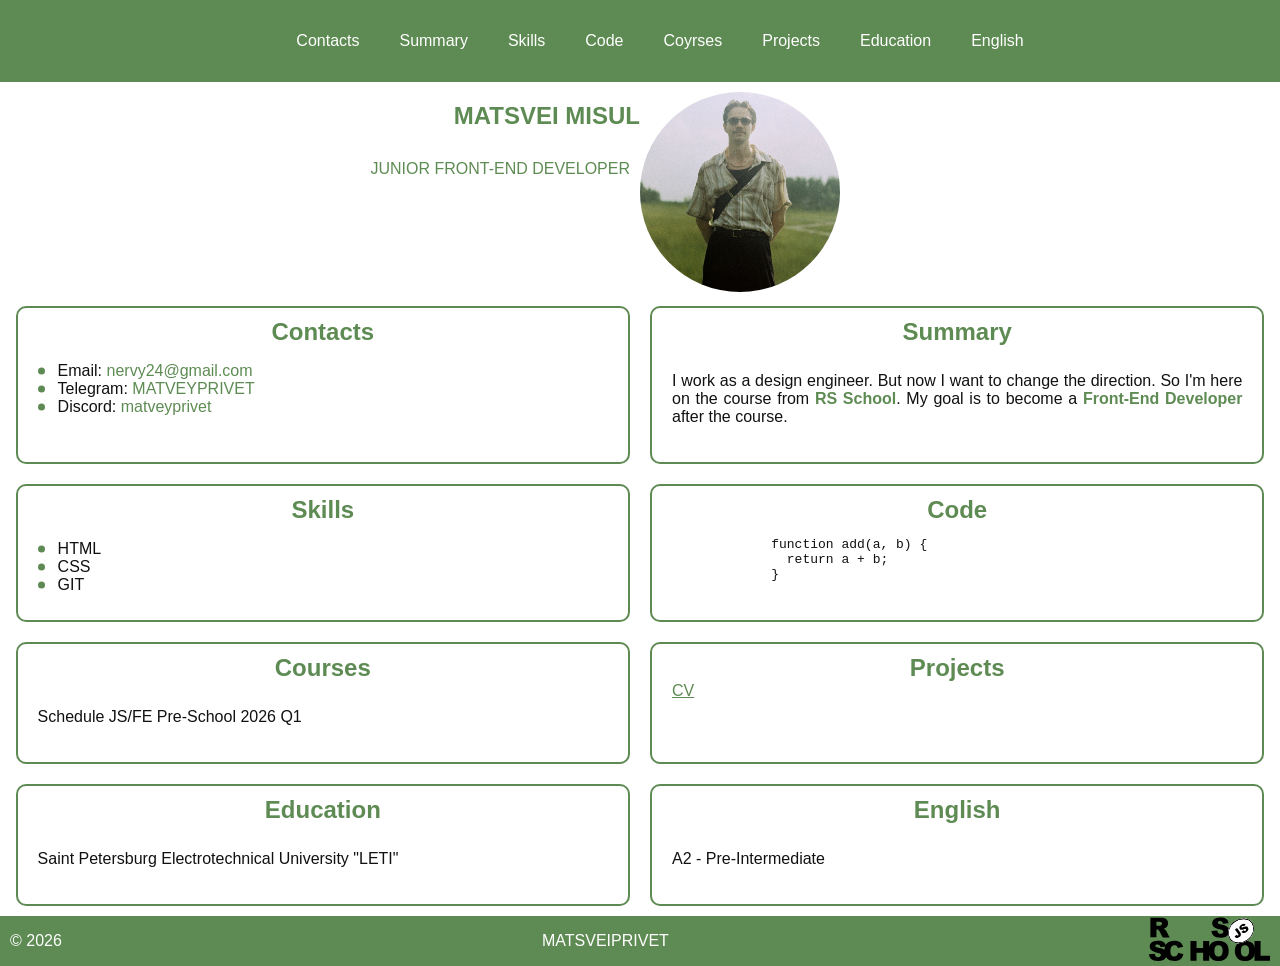
<file: index.html>
<!DOCTYPE html>
<html lang="en">
  <head>
    <meta charset="UTF-8">
    <title>CV</title>
    <link rel="stylesheet" href="style.css">
    <link rel="icon" href="assets/photo_2024-04-05_11-11-39.ico" />
  </head>
  <body>
    <div class="page">
      <header class="header">
        <div class="container">
          <nav class="nav">
            <ul class="nav-list">
              <li class="nav-item">
                <a href="#contacts" class="nav-link">Contacts</a>
              </li>
              <li class="nav-item">
                <a href="#summary" class="nav-link">Summary</a>
              </li>
              <li class="nav-item">
                <a href="#skills" class="nav-link">Skills</a>
              </li>
              <li class="nav-item">
                <a href="#code" class="nav-link">Code</a>
              </li>
              <li class="nav-item">
                <a href="#courses" class="nav-link">Coyrses</a>
              </li>
              <li class="nav-item">
                <a href="#projects" class="nav-link">Projects</a>
              </li>
              <li class="nav-item">
                <a href="#education" class="nav-link">Education</a>
              </li>
              <li class="nav-item">
                <a href="#english" class="nav-link">English</a>
              </li>
            </ul>
          </nav>
        </div>
      </header>
      <main>   
        <div class="container main-container">
          <section class="section">
            <h1 class="section-profile-title">Matsvei Misul</h1>
            <p class="section-profile-title">Junior Front-End Developer</p>
          </section>
          <div class="section">
            <img src="assets/IMG_3033.JPG" alt="Logo" class="section-profile-logo">
          </div>
          <section class="panel section">
            <h2 class="section-title" id="contacts">Contacts</h2>
            <ul class="section-list">
              <li class="section-item">
                Email:
                <a href="mailto:nervy24@gmail.com" class="contact-link" title="email">nervy24@gmail.com</a>
              </li>
              <li class="section-item">
                Telegram:
                <a href="https://t.me/MATVEYPRIVET" class="contact-link" title="Telegram">MATVEYPRIVET</a>
              </li>
              <li class="section-item">
                Discord:
                <a href="https://discord.com/users/matveyprivet" class="contact-link" title="Discord">matveyprivet</a>
              </li>
            </ul>
          </section>
          <section class="panel section">
            <h2 class="section-title" id="summary">Summary</h2>
            <p style="text-align: justify;">I work as a design engineer. But now I want to change the direction. So I'm here on the course from <span>RS School</span>. My goal is to become a <span>Front-End Developer</span> after the course.</p>
          </section>
          <section class="panel section">
            <h2 class="section-title" id="skills">Skills</h2>
            <ul class="section-list">
              <li class="section-item">
                HTML
              </li>
              <li class="section-item">
                CSS
              </li>
              <li class="section-item">
                GIT
              </li>
            </ul>
          </section>
          <section class="panel section">
            <h2 class="section-title" id="code">Code</h2>
            <pre>
              <code>function add(a, b) {
                return a + b;
              }</code>
            </pre>
          </section>
          <section class="panel section">
            <h2 class="section-title" id="courses">Courses</h2>
            <p>Schedule JS/FE Pre-School 2026 Q1</p>
          </section>
          <section class="panel section">
            <h2 class="section-title" id="projects">Projects</h2>
              <a href="https://matsveiprivet.github.io/rsschool-cv/" class="project-link">CV</a>
          </section>
          <section class="panel section">
            <h2 class="section-title" id="education">Education</h2>
            <p>Saint Petersburg Electrotechnical University "LETI"</p>
          </section>
          <section class="panel section">
            <h2 class="section-title" id="english">English</h2>
            <p>A2 - Pre-Intermediate </p>
          </section>
        </div>
      </main>
      <footer class="footer">
        <div class="container footer-container">
          <p>&copy; 2026</p>
          <a href="https://github.com/matsveiprivet" class="github">
            MATSVEIPRIVET
          </a>
          <a href="https://rs.school/ru/courses/javascript" class="rss"></a>
        </div>
      </footer>
    </div>
  </body>
</html>
</file>
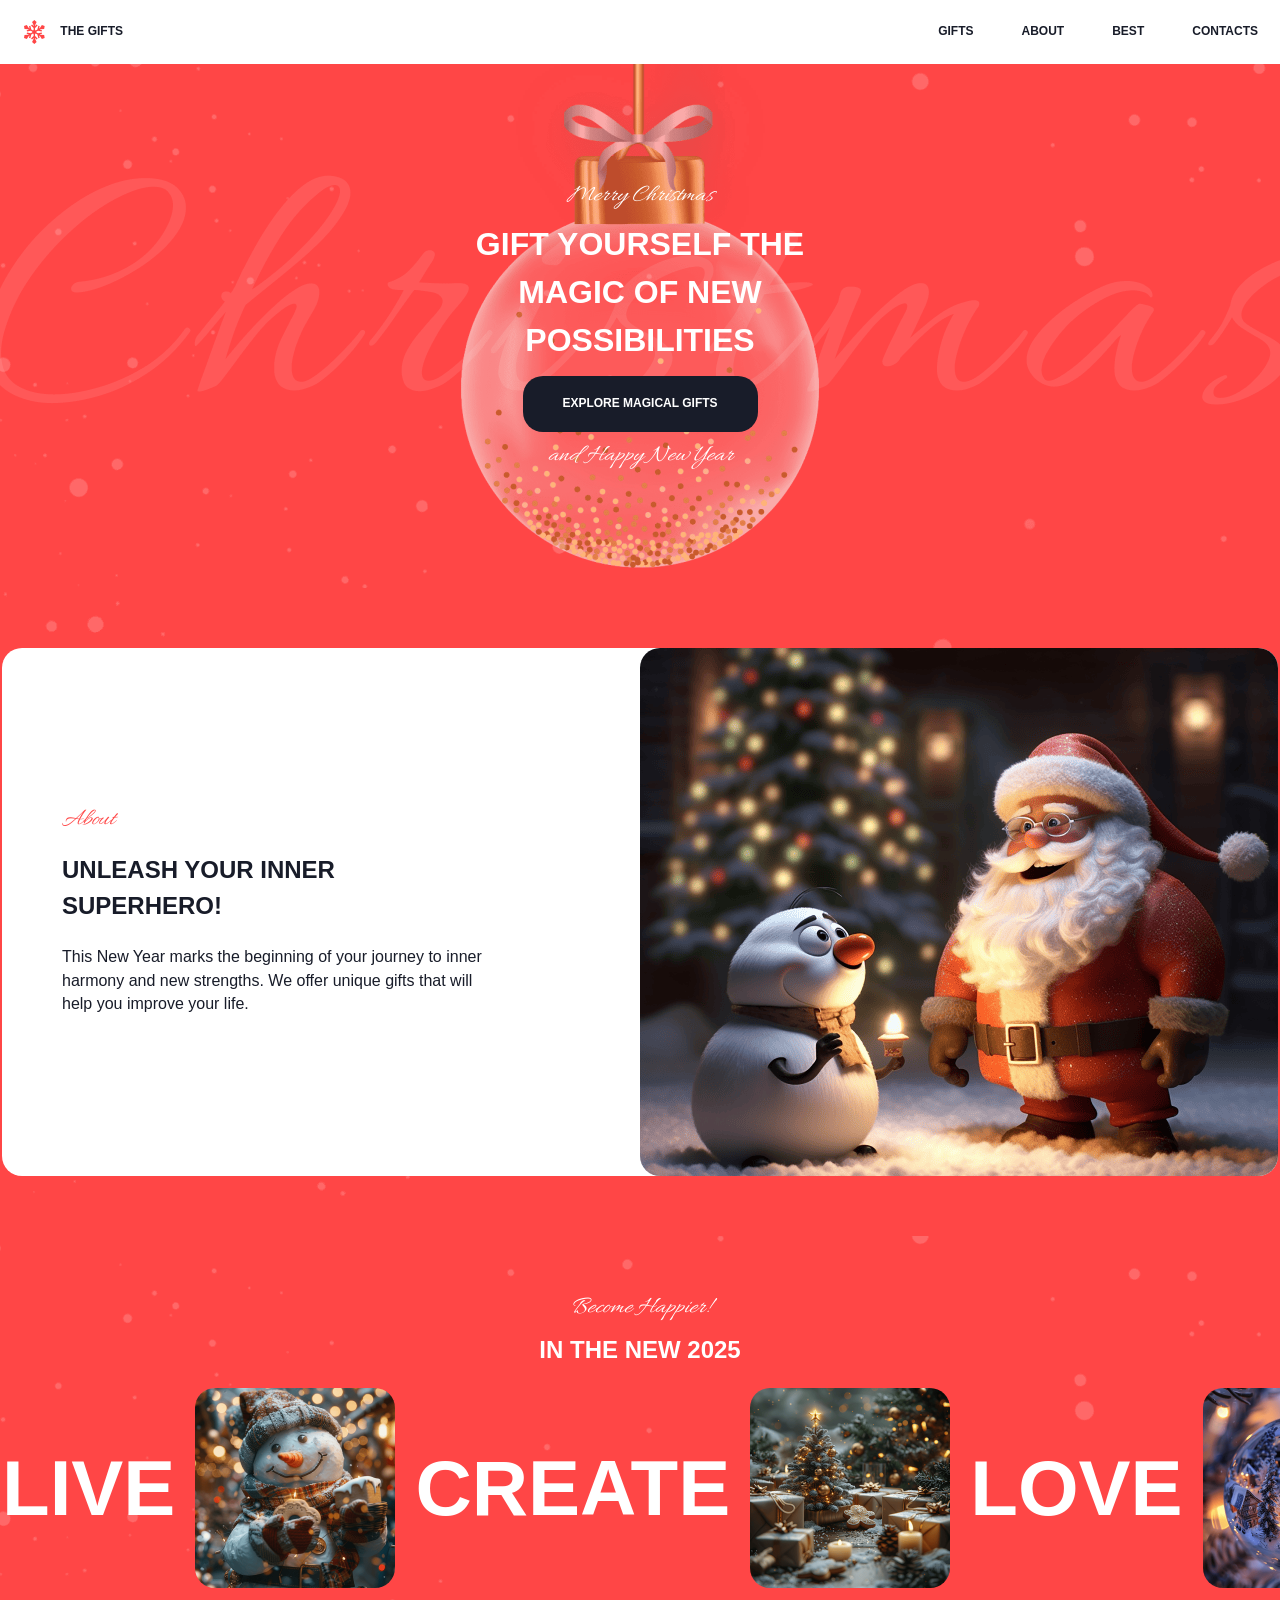
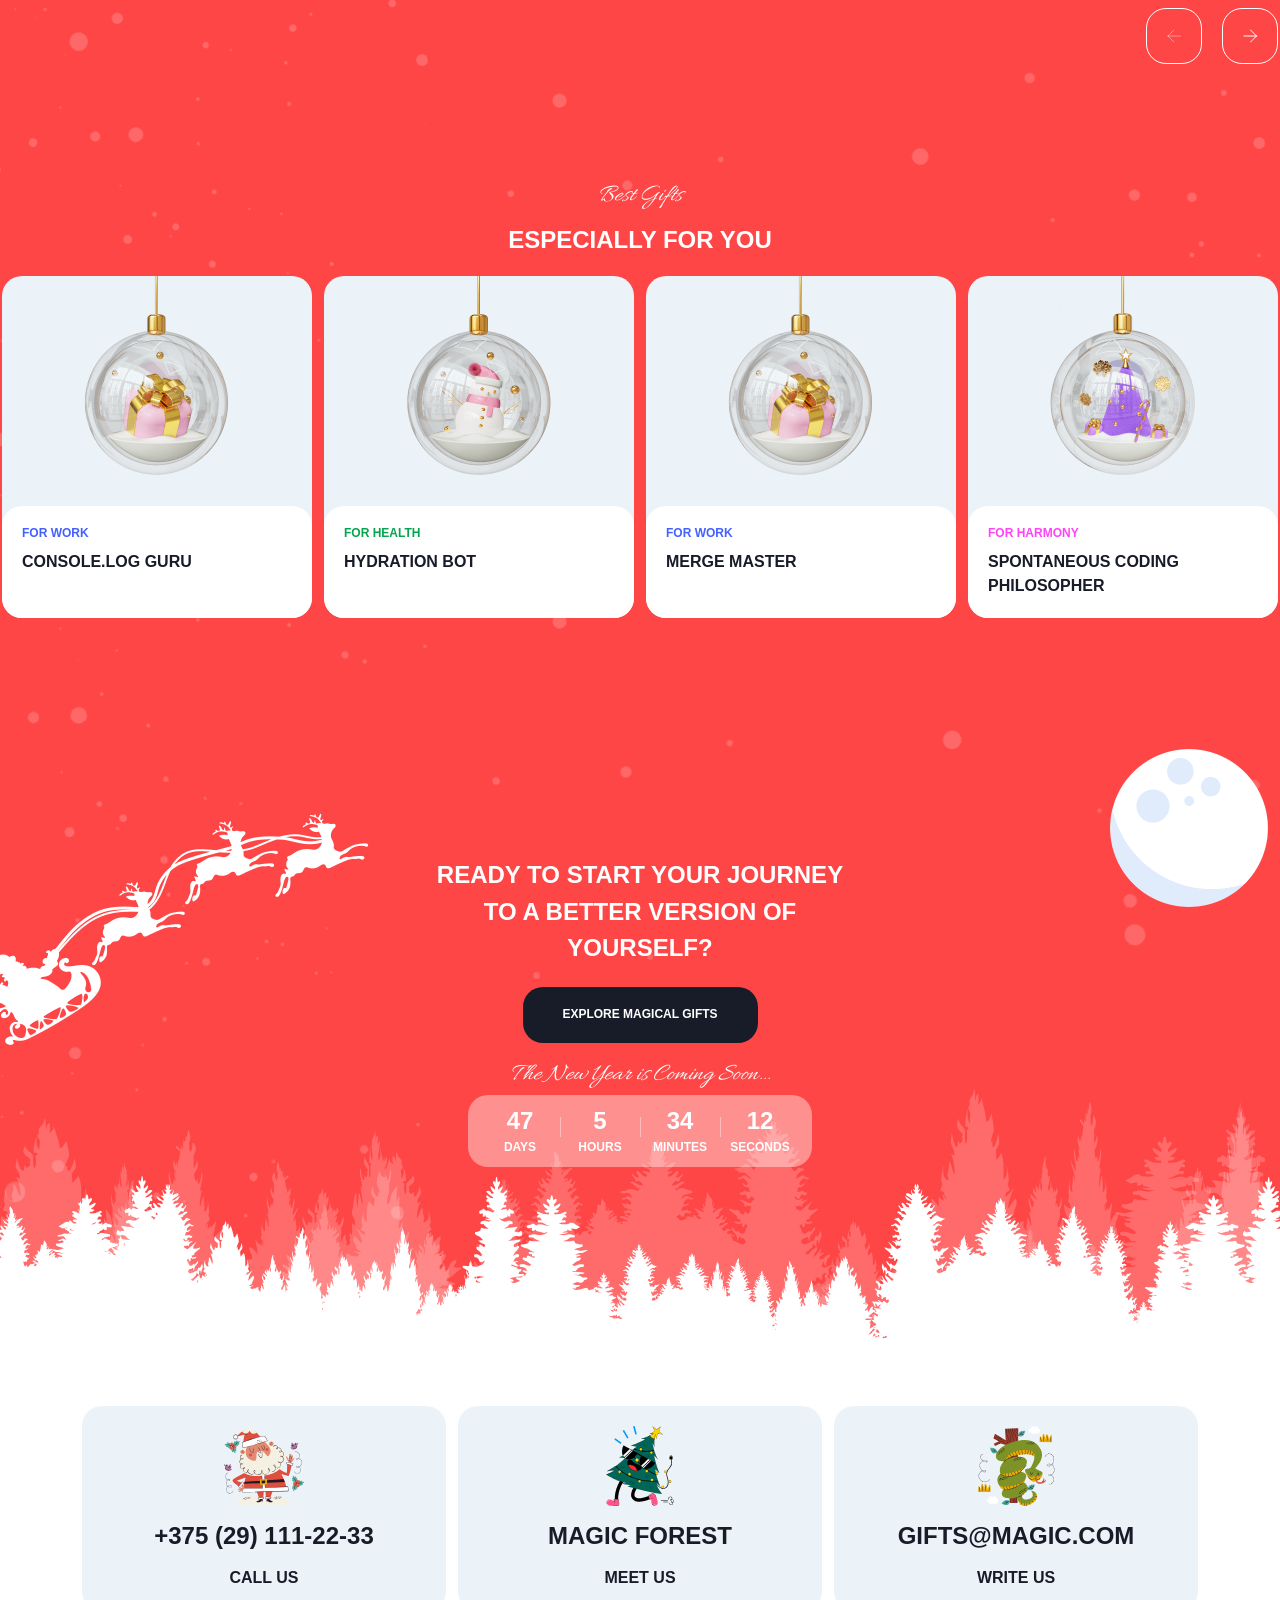
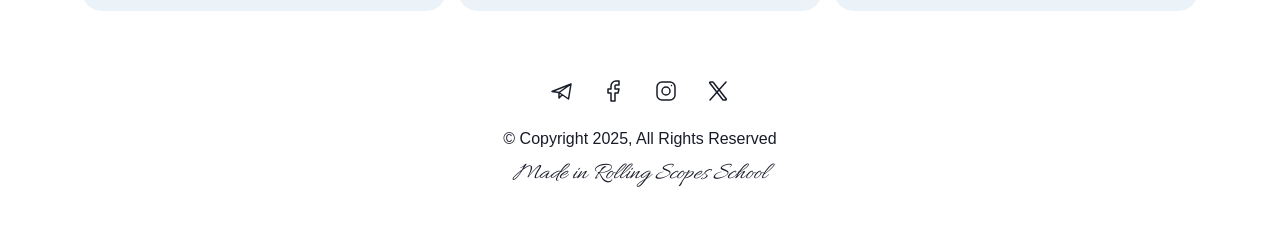
<file: christmas-shop/Index.html>
<!DOCTYPE html>
<html lang="en">
  <head>
    <meta charset="UTF-8">
    <title>Christmas shop</title>
    <link rel="stylesheet" href="style.css" >
    <link rel="icon" href="assets/icons/Vector.svg">
    <meta name="viewport" content="width=device-width, initial-scale=1">
  </head>
  <body id="body">
    <div class="page">
      <header class="header">
        <div class="header-container">
          <a href="./Index.html" class="logo-box">
            <div class="logo">
              <img src="assets/icons/Vector.svg" alt="logo" >
            </div>
            <p class="action-small logo-font">the gifts</p>
          </a>
          <label class="nav-label" for="burger-toggle"></label>
          <nav class="nav action-small">
            </label>
            <ul class="nav-list">
              <li class="nav-item">
                <a href="./gifts.html" class="nav-link">gifts</a>
              </li>
              <li class="nav-item">
                <a href="#about" class="nav-link">about</a>
              </li>
              <li class="nav-item">
                <a href="#best" class="nav-link">best</a>
              </li>
              <li class="nav-item">
                <a href="#contacts" class="nav-link">contacts</a>
              </li>
            </ul>
          </nav>
        </div>
      </header>
      <main class="main">
        <div class="main-border">
          <div class="main-container">
            <div class="hero-section">
              <div class="hero-section-container">
                <p class="caption">Merry Christmas</p>
                <h1 class="h1">
                  gift yourself the magic of new possibilities
                </h1>
                <a class="link-bottom" href="./gifts.html">explore magical gifts</a>
                <p class="caption">and Happy New Year</p>
              </div>
            </div>
            <div class="about-section" id="about">
              <div class="about-section-container">
                <div class="about-container">
                  <div class="about">
                    <p class="caption red">About</p>
                    <h2 class="h2-about">unleash your inner superhero!</h2>
                    <p class="action-small about-paragraph">This New Year marks the beginning of your journey to inner harmony and new strengths. We offer unique gifts that will help you improve your life.</p>
                  </div>
                </div>
                <div class="foto-box">
                  <p class="foto"></p>
                </div>
              </div>
            </div>
            <div class="slider-section">
              <div class="slider-section-container">
                <div class="slider-header">
                  <p class="caption">Become Happier!</p>
                  <h2 class="h2-slider">in the new 2025</h2>
                </div>
                <div class="slider">
                  <p class="slider-text">live</p>
                  <div class="slider-foto-box">
                    <img class="slider-foto" src="assets/images/snowman.png" alt="snowman" >
                  </div>
                  <p class="slider-text">create</p>
                  <div class="slider-foto-box">
                    <img class="slider-foto" src="assets/images/christmas-trees.png" alt="christmas-trees" >
                  </div>
                  <p class="slider-text">love</p>
                  <div class="slider-foto-box">
                    <img class="slider-foto" src="assets/images/christmas-tree-ball.png" alt="christmas-tree-ball" >
                  </div>
                </div>
                <div class="slider-buttons">
                  <button class="slider-button">
                    <img src="assets/icons/arrow-left.svg" alt="left" >
                  </button>
                  <button class="slider-button">
                    <img src="assets/icons/arrow-right.svg" alt="right" >
                  </button>
                </div>
              </div>
            </div>
            <div class="best-gifts-section" id="best">
              <div class="best-gifts-section-container">
                <div class="best-gifts-header">
                  <p class="caption">Best Gifts</p>
                  <h2 class="h2-best-gifts">especially for you</h2>
                </div>
                <div class="best-gifts">
                  <div class="gift-card">
                    <img class="gift-foto" src="assets/images/gift-for-work.png" alt="gift-for-work" >
                    <div class="gift-name-box">
                      <h3 class="gift-name for-work">for work</h3>
                      <h4 class="gift-name-description">console.log guru</h4>
                    </div>
                  </div>
                  <div class="gift-card">
                    <img class="gift-foto" src="assets/images/gift-for-health.png" alt="gift-for-health" >
                    <div class="gift-name-box">
                      <h3 class="gift-name for-health">for health</h3>
                      <h4 class="gift-name-description">hydration bot</h4>
                    </div>
                  </div>
                  <div class="gift-card">
                    <img class="gift-foto" src="assets/images/gift-for-work.png" alt="gift-for-work" >
                    <div class="gift-name-box">
                      <h3 class="gift-name for-work">for work</h3>
                      <h4 class="gift-name-description">merge master</h4>
                    </div>
                  </div>
                  <div class="gift-card">
                    <img class="gift-foto" src="assets/images/gift-for-harmony.png" alt="gift-for-harmony" >
                    <div class="gift-name-box">
                      <h3 class="gift-name for-harmony">for harmony</h3>
                      <h4 class="gift-name-description">spontaneous coding philosopher</h4>
                    </div>
                  </div>
                </div>
              </div>
            </div>
            <div class="cta-section">
              <div class="cta-section-container">
                <div class="cta-section-container-box">
                  <h2 class="h2-cta">ready to start your journey to a better version of yourself?</h2>
                  <a class="link-bottom-cta" href="./gifts.html">explore magical gifts</a>
                  <div class="cta-container">
                    <p class="caption">The New Year is Coming Soon...</p>
                    <div class="timer-box">
                      <div class="timer">
                        <h2 class="h2-timer">47</h2>
                        <h3 class="timer-description">days</h3>
                      </div>
                      <div class="timer">
                        <h2 class="h2-timer">5</h2>
                        <h3 class="timer-description">hours</h3>
                      </div>
                      <div class="timer">
                        <h2 class="h2-timer">34</h2>
                        <h3 class="timer-description">minutes</h3>
                      </div>
                      <div class="timer">
                        <h2 class="h2-timer">12</h2>
                        <h3 class="timer-description">seconds</h3>
                      </div>
                    </div>
                  </div>
                </div>
              </div>
            </div>
          </div>
        </div>
      </main>
      <footer class="footer">
        <div class="footer-container">
          <div class="contacts-container" id="contacts">
            <a href="tel:+375(29)111-22-33" class="contacts">
              <img class="contacts-icon" src="assets/icons/santa-claus.svg" alt="santa-claus" >
              <p class="actrion-large">+375 (29) 111-22-33</p>
              <h3 class="h3">call us</h3>
            </a>
            <a href="https://maps.app.goo.gl/2fN35Q2nCUsbothH6" class="contacts-center">
              <img class="contacts-icon" src="assets/icons/christmas-tree.svg" alt="christmas-tree" >
              <p class="actrion-large">magic forest</p>
              <h3 class="h3">meet us</h3>
            </a>
            <a href="mailto:gifts@magic.com" class="contacts">
              <img class="contacts-icon" src="assets/icons/snake.svg" alt="snake" >
              <p class="actrion-large">gifts@magic.com</p>
              <h3 class="h3">write us</h3>
            </a>
          </div>
          <div class="copyright-container">
            <div class="socials">
              <a href="https://t.me/therollingscopeschool" target="_blank">
                <img class="social-icon" src="assets/icons/telegram.svg" alt="telegram" >
              </a>
              <a href="https://www.facebook.com/groups/TheRollingScopes/" target="_blank">
                <img class="social-icon" src="assets/icons/facebook.svg" alt="facebook" >
              </a>
              <a href="https://www.instagram.com/rollingscopes/" target="_blank">
                <img class="social-icon" src="assets/icons/instagram.svg" alt="instagram" >
              </a>
              <a href="https://x.com/rollingscopes" target="_blank">
                <img class="social-icon" src="assets/icons/X.svg" alt="X" >
              </a>
            </div>
            <p class="copyright">© Copyright 2025, All Rights Reserved</p>
            <a href="https://rs.school/" class="caption dark">Made in Rolling Scopes School</a>
          </div>
        </div>
      </footer>
    </div>
    <script type="module" src="./script.js"></script>
  </body>
</html>
</file>
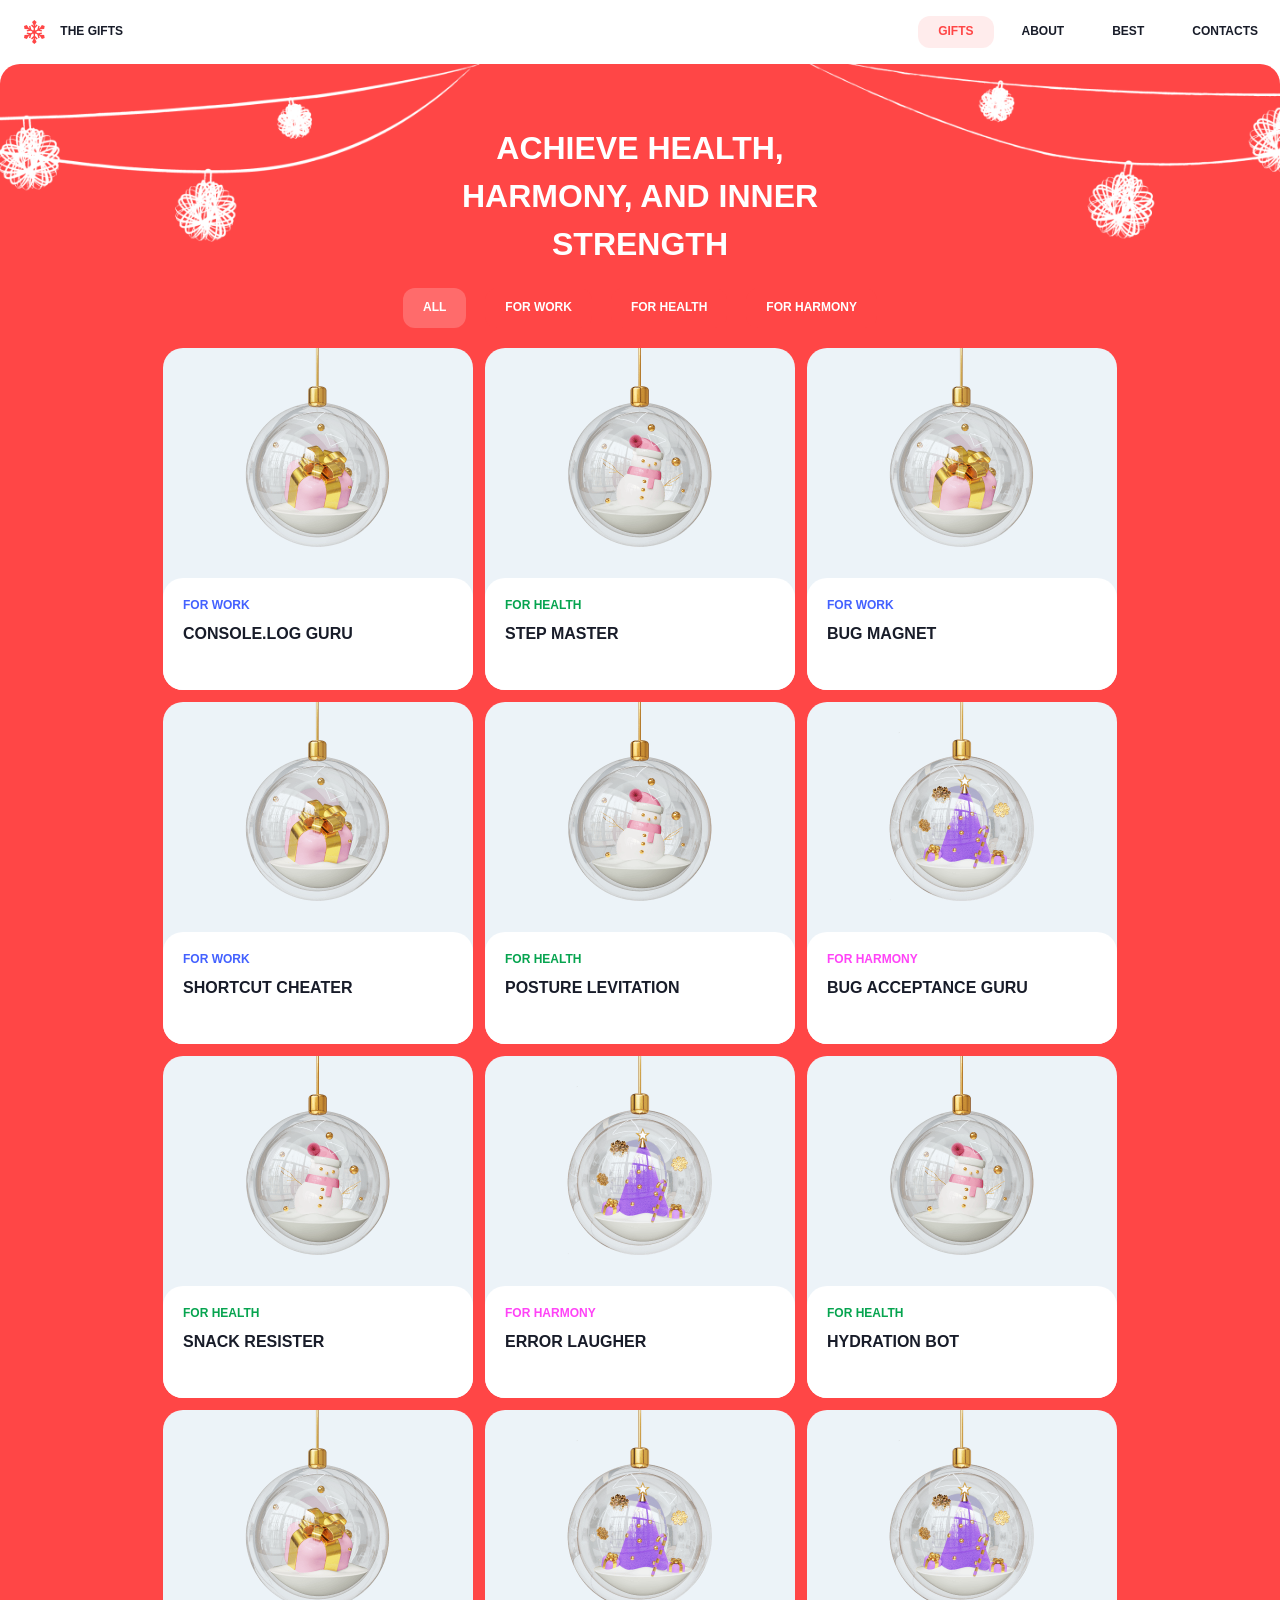
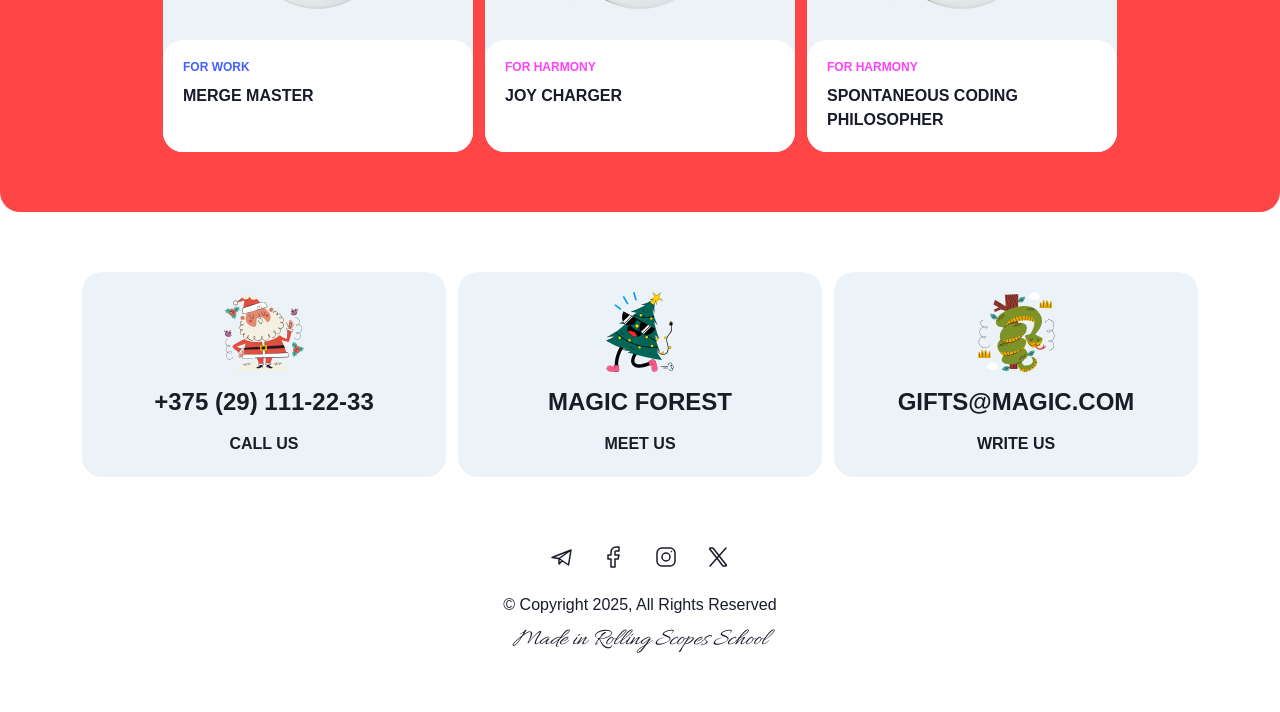
<file: christmas-shop/gifts.html>
<!DOCTYPE html>
<html lang="en">
  <head>
    <meta charset="UTF-8">
    <title>Christmas shop</title>
    <link rel="stylesheet" href="style.css" >
    <link rel="icon" href="assets/icons/Vector.svg">
    <meta name="viewport" content="width=device-width, initial-scale=1">  
  </head>
  <body id="body">
    <div class="page" >
      <header class="header">
        <div class="header-container">
          <a href="./Index.html" class="logo-box">
            <div class="logo">
              <img src="assets/icons/Vector.svg" alt="logo" >
            </div>
            <p class="action-small logo-font">the gifts</p>
          </a>
          <label class="nav-label" for="burger-toggle"></label>
          <nav class="nav action-small">
            <ul class="nav-list">
              <li class="nav-item">
                <a class="nav-link nav-link-active">gifts</a>
              </li>
              <li class="nav-item">
                <a href="./Index.html#about" class="nav-link">about</a>
              </li>
              <li class="nav-item">
                <a href="./Index.html#best" class="nav-link">best</a>
              </li>
              <li class="nav-item">
                <a href="#contacts" class="nav-link">contacts</a>
              </li>
            </ul>
          </nav>
        </div>
      </header>
      <main class="main">
        <div class="main-border">
          <div class="main-container">
            <div class="gifts-section">
                <div class="gifts-section-container">
                  <h1 class="h1 h1-page2">achieve health, harmony, and inner strength</h1>
                  <div class="gifts-filter-container">
                    <button class="gifts-filter-button gift-checked">all</button>
                    <button class="gifts-filter-button">for work</button>
                    <button class="gifts-filter-button">for health</button>
                    <button class="gifts-filter-button">for harmony</button>
                  </div>
                  <div class="gifts-container">
                    <div class="gift-card margin-bottom">
                      <img class="gift-foto" src="assets/images/gift-for-work.png" alt="gift-for-work" >
                      <div class="gift-name-box">
                        <h2 class="gift-name for-work">for work</h2>
                        <h3 class="gift-name-description">console.log guru</h3>
                      </div>
                    </div>
                    <div class="gift-card margin-bottom">
                      <img class="gift-foto" src="assets/images/gift-for-health.png" alt="gift-for-health" >
                      <div class="gift-name-box">
                        <h2 class="gift-name for-health">for health</h2>
                        <h3 class="gift-name-description">step master</h3>
                      </div>
                    </div>
                    <div class="gift-card margin-bottom">
                      <img class="gift-foto" src="assets/images/gift-for-work.png" alt="gift-for-work" >
                      <div class="gift-name-box">
                        <h2 class="gift-name for-work">for work</h2>
                        <h3 class="gift-name-description">bug magnet</h3>
                      </div>
                    </div>
                    <div class="gift-card margin-bottom">
                      <img class="gift-foto" src="assets/images/gift-for-work.png" alt="gift-for-work" >
                      <div class="gift-name-box">
                        <h2 class="gift-name for-work">for work</h2>
                        <h3 class="gift-name-description">shortcut cheater</h3>
                      </div>
                    </div>
                    <div class="gift-card margin-bottom">
                      <img class="gift-foto" src="assets/images/gift-for-health.png" alt="gift-for-health" >
                      <div class="gift-name-box">
                        <h2 class="gift-name for-health">for health</h2>
                        <h3 class="gift-name-description">posture levitation</h3>
                      </div>
                    </div>
                    <div class="gift-card margin-bottom">
                      <img class="gift-foto" src="assets/images/gift-for-harmony.png" alt="gift-for-harmony" >
                      <div class="gift-name-box">
                        <h2 class="gift-name for-harmony">for harmony</h2>
                        <h3 class="gift-name-description">bug acceptance guru</h3>
                      </div>
                    </div>
                    <div class="gift-card margin-bottom">
                      <img class="gift-foto" src="assets/images/gift-for-health.png" alt="gift-for-health" >
                      <div class="gift-name-box">
                        <h2 class="gift-name for-health">for health</h2>
                        <h3 class="gift-name-description">snack resister</h3>
                      </div>
                    </div>
                    <div class="gift-card margin-bottom">
                      <img class="gift-foto" src="assets/images/gift-for-harmony.png" alt="gift-for-harmony" >
                      <div class="gift-name-box">
                        <h2 class="gift-name for-harmony">for harmony</h2>
                        <h3 class="gift-name-description">error laugher</h3>
                      </div>
                    </div>
                    <div class="gift-card margin-bottom">
                      <img class="gift-foto" src="assets/images/gift-for-health.png" alt="gift-for-health" >
                      <div class="gift-name-box">
                        <h2 class="gift-name for-health">for health</h2>
                        <h3 class="gift-name-description">hydration bot</h3>
                      </div>
                    </div>
                    <div class="gift-card margin-bottom">
                      <img class="gift-foto" src="assets/images/gift-for-work.png" alt="gift-for-work" >
                      <div class="gift-name-box">
                        <h2 class="gift-name for-work">for work</h2>
                        <h3 class="gift-name-description">merge master</h3>
                      </div>
                    </div>
                    <div class="gift-card margin-bottom">
                      <img class="gift-foto" src="assets/images/gift-for-harmony.png" alt="gift-for-harmony" >
                      <div class="gift-name-box">
                        <h2 class="gift-name for-harmony">for harmony</h2>
                        <h3 class="gift-name-description">joy charger</h3>
                      </div>
                    </div>
                    <div class="gift-card margin-bottom">
                      <img class="gift-foto" src="assets/images/gift-for-harmony.png" alt="gift-for-harmony" >
                      <div class="gift-name-box">
                        <h2 class="gift-name for-harmony">for harmony</h2>
                        <h3 class="gift-name-description">spontaneous coding philosopher</h3>
                      </div>
                    </div>
                  </div>
                </div>
            </div>
          </div>
        </div>
      </main>
      <footer class="footer">
        <div class="footer-container">
          <div class="contacts-container" id="contacts">
            <a href="tel:+375(29)111-22-33" class="contacts">
              <img class="contacts-icon" src="assets/icons/santa-claus.svg" alt="santa-claus" >
              <p class="actrion-large">+375 (29) 111-22-33</p>
              <h3 class="h3">call us</h3>
            </a>
            <a href="https://maps.app.goo.gl/2fN35Q2nCUsbothH6" class="contacts-center">
              <img class="contacts-icon" src="assets/icons/christmas-tree.svg" alt="christmas-tree" >
              <p class="actrion-large">magic forest</p>
              <h3 class="h3">meet us</h3>
            </a>
            <a href="mailto:gifts@magic.com" class="contacts">
              <img class="contacts-icon" src="assets/icons/snake.svg" alt="snake" >
              <p class="actrion-large">gifts@magic.com</p>
              <h3 class="h3">write us</h3>
            </a>
          </div>
          <div class="copyright-container">
            <div class="socials">
              <a href="https://t.me/therollingscopeschool" target="_blank">
                <img class="social-icon" src="assets/icons/telegram.svg" alt="telegram" />
              </a>
              <a href="https://www.facebook.com/groups/TheRollingScopes/" target="_blank">
                <img class="social-icon" src="assets/icons/facebook.svg" alt="facebook" >
              </a>
              <a href="https://www.instagram.com/rollingscopes/" target="_blank">
                <img class="social-icon" src="assets/icons/instagram.svg" alt="instagram" >
              </a>
              <a href="https://x.com/rollingscopes" target="_blank">
                <img class="social-icon" src="assets/icons/X.svg" alt="X" >
              </a>
            </div>
            <p class="copyright">© Copyright 2025, All Rights Reserved</p>
            <a href="https://rs.school/" class="caption dark">Made in Rolling Scopes School</a>
          </div>
        </div>
      </footer>
    </div>
    <button class="scroll-top-button hidden">
      <img src="/christmas-shop/assets/icons/arrow-up.svg">
    </button>
    <script type="module" src="./script.js"></script>
  </body>
</html>
</file>
<file: style.css>
* {
  box-sizing: border-box;
}

html{
  scroll-behavior: smooth;
}

body{
    font-family: "Arial", sans-serif;
    font-size: medium;
    font-weight: normal;
    line-height: normal;
	color: #111111;

	margin: 0;
	padding: 0;
}

p{
  padding: 10px;
}

.page {
  overflow: hidden;
  display: flex;
  flex-direction: column;
  min-height: 100vh;
}

.header{
	background-color: #5e8b53;
}

.container{
  max-width: 1440px;
  margin: 0 auto;
}

.main-container {
  background-color: #ffffff;
  display: flex;
  justify-content: center;
  flex-wrap: wrap;
}

.section {
  width: 48%;
  margin: 0;
  
}

.section-list {
  list-style: none;
  padding-left: 10px;
}

.section-item {
  position:relative;
  padding-left: 20px;
}

.section-item::before {
  content: "";
  position: absolute;
  left: 0;
  top: 50%;
  transform: translateY(-50%);
  width: 7px;
  height: 7px;
  background-color: #5e8b53;
  border-radius: 50%;
}

.section span {
  color: #5e8b53;
  font-weight: bold;
}

.section-profile-title {
  color: #5e8b53;
  text-align: end;
  text-transform: uppercase;
}

.section-profile-logo {
  height: 200px;
  border-radius: 50%;
  margin-top: 10px;
}
.nav-list{
  display: flex;
  justify-content: center;
  align-items: center;

  list-style: none;
}

.nav-link{
  transition: 0.3s;
  padding: 0 20px;
  line-height: 50px;
  color:#ffffff; text-decoration:none
}

.section-title{
  color: #5e8b53;
  margin: 0;
  text-align: center;
}

.panel{
  border: 2px solid #5e8b53;
  border-radius: 10px;
  margin: 10px;
  padding: 10px;
}

.project-link {
    color: #5e8b53;
    padding-left: 10px;
}

.contact-link {
    color: #5e8b53;
    text-decoration: none;
}

.footer{
  margin-top: auto;
  height: 50px;

  background-color: #5e8b53;
  color: #ffffff;	
}

.footer-container{
  display: flex;
  justify-content: space-between;
  align-items: center;
  height: 100%;
}

.github{
  color: #ffffff;
  text-decoration:none;
  margin: 10px;
}

.rss {
  vertical-align: middle;
  margin: 10px;
  width: 121px;
  height: 50px;
  background-image: url('assets/rs-school-logo.svg');
  background-size: contain;
  background-repeat: no-repeat;
}

a:visited	{color: #dfceba; text-decoration:none}
a:hover		{color:#9eac79; text-decoration:underline}
a:active	{color:#ffffff; text-decoration:underline}
input:hover	{border:2px solid #111111}
</file>
<file: christmas-shop/style.css>
@font-face {
  font-family: "Allura";
  src: url(assets/fonts/Allura-Regular.ttf) format("truetype");
}

html {
  scroll-behavior: smooth;
}

body {
  margin: 0;
  padding: 0;
  background-color: #ffffff;
}

.page {
  overflow: hidden;
  display: flex;
  flex-direction: column;
  align-items: center;
  min-height: 100vh;
}

.header {
  display: flex;
  justify-content: space-between;
  background-color: #ffffff;
  height: 64px;
  max-width: 1440px;
  width: 100%;
}

.main {
  background-color: #ffffff;
}

.footer {
  display: flex;
  justify-content: center;
  align-items: center;
  margin-top: auto;
  background-color: #ffffff;
  max-width: 1440px;
  width: 100%;
  margin: 0;
}

.container {
  max-width: 1440px;
}

.header-container {
  display: flex;
  height: 64px;
  width: 100%;
  max-width: 1276px;
  margin: 0 auto;
  padding: 0;
  justify-content: space-between;
  align-items: center;
}

.logo-box {
  display: flex;
  align-items: center;
  justify-content: space-between;
  width: 141px;
  height: 40px;
  margin: 0px;
  padding: 0;
}

a {
  text-decoration: none;
  color: inherit;
}

.logo {
  display: flex;
  justify-content: center;
  width: 24px;
  height: 24px;
  margin-left: 20px;
}

.action-small {
  font-family: 'Montserrat', sans-serif;
  font-size: 12px;
  font-weight: 600;
  line-height: 130%;
  letter-spacing: 5%;
  text-transform: uppercase;
  color: #181c29;
  margin: 0;
  padding: 0;
}

.logo-font {
  margin-right: 20px;
}

.nav {
  display: flex;
  align-items: center;
  height: 40px;
  margin: 0;
  padding: 0;
}

.nav a {
  text-decoration: none;
}

.nav-list {
  display: flex;
  align-items: center;
  justify-content: flex-end;
  height: 40px;
  margin: 0;
  padding: 0;
  list-style: none;
}

.nav-item {
  display: flex;
  align-items: center;
  height: 40px;
  margin-left: 8px;
}

.nav-link {
  padding-top: 8px;
  padding-bottom: 8px;
  padding-right: 20px;
  padding-left: 20px;
  display: flex;
  justify-content: center;
  border-radius: 12px;
  transition: all 0.4s ease-in;
}

.nav-item a:hover {
  background-color: rgb(255, 70, 70, 0.1);
  color: #ff4646;
}

.main-container {
  display: flex;
  flex-direction: column;
  justify-content: center;
  align-items: center;
  margin: 0 auto;
  max-width: 1440px;
}


.main-border {
  background-color: #ffffff;
}

.hero-section {
  background-color: #ff4646;
  border-top-left-radius: 20px;
  border-top-right-radius: 20px;
  display: flex;
  flex-direction: column;
  justify-content: center;
  align-items: center;
  width: 100%;
  height: 524px;
  background-image: url(assets/images/bg-snow.png), url(assets/images/bg-ball.png);
  background-size: cover;
  background-position: center;
}

.hero-section-container {
  display: flex;
  flex-direction: column;
  justify-content: center;
  align-items: center;
}

.caption {
  font-family: 'Allura', cursive;
  font-size: 24px;
  font-weight: 400;
  line-height: 100%;
  letter-spacing: 5%;
  text-align: center;
  color: #ffffff;
  font-style: italic;
  margin: 0;
}

.red {
  text-align: center;
  color: #ff4646;
}

.h1 {
  font-family: 'Montserrat', sans-serif;
  font-size: 32px;
  font-weight: 600;
  line-height: 150%;
  letter-spacing: 18%;
  text-align: center;
  text-transform: uppercase;
  color: #ffffff;
  max-width: 426px;
  margin: 12px;
}

.link-bottom {
  display: flex;
  justify-content: center;
  align-items: center;
  font-family: 'Montserrat', sans-serif;
  font-size: 12px;
  font-weight: 600;
  line-height: 130%;
  letter-spacing: 5%;
  margin-bottom: 12px;
  padding: 0;
  height: 56px;
  width: 235px;
  border-radius: 20px;
  background-color: #181c29;
  color: #ffffff;
  text-decoration: none;
  text-transform: uppercase;
  text-align: center;
  transition: all 0.4s ease-in;
}

.hero-section-container a:hover {
  background-color: #ffffff;
  color: #181c29;
}

.about-section {
  display: flex;
  justify-content: center;
  align-items: center;
  width: 1440px;
  height: 648px;
  background-color: #ff4646;
  background-image: url(assets/images/bg-snow.png);
  background-size: cover;
  background-position: center;
  margin: 0;
}

.about-section-container {
  display: flex;
  justify-content: space-between;
  max-width: 1276px;
  height: 528px;
  background-color: #ffffff;
  border-radius: 20px;
  margin: 0 auto;
}

.about-container {
  display: flex;
  justify-content: flex-start;
  align-items: center;
  width: 638px;
}

.about {
  max-width: 426px;
  min-width: 108px;
  display: flex;
  flex-direction: column;
  justify-content: center;
  align-items: flex-start;
  margin-left: 60px;
  margin-right: 60px;
}

.h2-about {
  font-family: 'Montserrat', sans-serif;
  font-weight: 600;
  font-size: 24px;
  line-height: 152%;
  letter-spacing: 16%;
  text-transform: uppercase;
  color: #181c29;
}

.about-paragraph {
  font-family: 'Montserrat', sans-serif;
  font-size: 16px;
  font-weight: 400;
  line-height: 148%;
  letter-spacing: 0%;
  text-align: left;
  color: #181c29;
  text-transform: none;
}

.foto-box {
  display: flex;
  width: 638px;
}

.foto {
  width: 638px;
  height: 528px;
  background-image: url(assets/images/santa.png);
  background-size: cover;
  background-position: center;
  margin: 0;
  border-radius: 20px;
}

.slider-section {
  display: flex;
  overflow: hidden;
  justify-content: center;
  align-items: center;
  width: 1440px;
  height: 488px;
  background-color: #ff4646;
  background-image: url(assets/images/bg-snow.png);
  background-size: cover;
  background-position: center;
}

.slider-section-container {
  display: flex;
  flex-direction: column;
  justify-content: space-between;
  align-items: center;
  width: 1276px;
  height: 368px;
}

.slider-header {
  display: flex;
  flex-direction: column;
  justify-content: flex-start;
}

.h2-slider {
  font-family: 'Montserrat', sans-serif;
  font-weight: 600;
  font-size: 24px;
  line-height: 152%;
  letter-spacing: 16%;
  text-transform: uppercase;
  color: #ffffff;
  margin-top: 12px;
  margin-bottom: 0;
}

.slider {
  display: flex;
  justify-content: flex-start;
  align-items: center;
  width: 1276px;
  height: 200px;
}

.slider-text {
  font-family: 'Montserrat', sans-serif;
  font-size: 78px;
  font-weight: 600;
  line-height: 100%;
  letter-spacing: 3%;
  color: #ffffff;
  text-transform: uppercase;
}

.slider-foto-box {
  height: 200px;
  width: 200px;
  margin-left: 20px;
  margin-right: 20px;
}

.slider-foto {
  width: 200px;
  height: 200px;
  background-size: contain;
  background-position: center;
  border-radius: 20px;
}

.slider-buttons {
  display: flex;
  justify-content: flex-end;
  align-items: center;
  width: 1276px;
  height: 56px;
}

.slider-button {
  display: flex;
  justify-content: center;
  align-items: center;
  width: 56px;
  height: 56px;
  border-radius: 20px;
  text-decoration: none;
  background-color: #ff4646;
  color: #ffffff;
  border: #ffffff 1px solid;
  margin-left: 20px;
}

.best-gifts-section {
  display: flex;
  justify-content: center;
  align-items: center;
  width: 1440px;
  height: 554px;
  background-color: #ff4646;
  background-image: url(assets/images/bg-snow.png);
  background-size: cover;
  background-position: center;
}

.best-gifts-section-container {
  display: flex;
  flex-direction: column;
  justify-content: space-between;
  align-items: center;
  width: 1276px;
  height: 434px;
}

.best-gifts-header {
  display: flex;
  flex-direction: column;
  justify-content: flex-start;
}

.h2-best-gifts {
  font-family: 'Montserrat', sans-serif;
  font-weight: 600;
  font-size: 24px;
  line-height: 100%;
  letter-spacing: 16%;
  text-transform: uppercase;
  color: #ffffff;
  margin-top: 20px;
  margin-bottom: 0;
}

.best-gifts {
  display: flex;
  justify-content: space-between;
  align-items: center;
  width: 1276px;
  height: 342px;
}

.gift-card {
  display: flex;
  flex-direction: column;
  width: 310px;
  height: 342px;
  background-color: #ecf3f8;
  border-radius: 20px;
  cursor: pointer;
}

.gift-foto {
  width: 310px;
  height: 230px;
  background-size: cover;
  background-position: center;
  border-top-left-radius: 20px;
  border-top-right-radius: 20px;
  margin: 0;
}

.gift-name-box {
  background-color: #ffffff;
  width: 270px;
  height: 112px;
  border-radius: 20px;
  margin: 0;
  padding: 20px;
}

.gift-name {
  font-family: 'Montserrat', sans-serif;
  font-size: 12px;
  font-weight: 600;
  line-height: 130%;
  letter-spacing: 5%;
  color: #181c29;
  text-transform: uppercase;
  margin: 0;
}

.gift-name-description {
  font-family: 'Montserrat', sans-serif;
  font-size: 16px;
  font-weight: 600;
  line-height: 152%;
  letter-spacing: 8%;
  color: #181c29;
  text-transform: uppercase;
  margin: 8px 0 0 0;
}

.for-work {
  color: #4361ff;
}

.for-health {
  color: #06a44f;
}

.for-harmony {
  color: #ff43f7;
}

.cta-section {
  display: flex;
  justify-content: center;
  align-items: center;
  width: 1440px;
  height: 668px;
  border-bottom-left-radius: 20px;
  border-bottom-right-radius: 20px;
  background-color: #ff4646;
  background-image: url(assets/images/bg-forest.png), url(assets/images/bg-snow.png);
  background-size: cover;
  background-position: center;
}

.cta-section a:hover {
  background-color: #ffffff;
  color: #181c29;
  transition: all 0.4s ease-in;
}

.cta-section-container {
  display: flex;
  flex-direction: column;
  justify-content: center;
  align-items: center;
  width: 1276px;
  height: 548px;
}

.cta-section-container-box {
  display: flex;
  flex-direction: column;
  justify-content: center;
  align-items: center;
  width: 426px;
  height: 428px;
}

.h2-cta {
  font-family: 'Montserrat', sans-serif;
  font-weight: 600;
  font-size: 24px;
  line-height: 152%;
  letter-spacing: 16%;
  text-transform: uppercase;
  color: #ffffff;
  text-align: center;
  margin-top: 0;
  margin-bottom: 20px;
}

.cta-container {
  display: flex;
  justify-content: space-between;
  align-items: center;
  flex-direction: column;
  width: 426px;
  height: 104px;
}

.link-bottom-cta {
  display: flex;
  justify-content: center;
  align-items: center;
  font-family: 'Montserrat', sans-serif;
  font-size: 12px;
  font-weight: 600;
  line-height: 130%;
  letter-spacing: 5%;
  margin-bottom: 20px;
  padding: 0;
  height: 56px;
  width: 235px;
  border-radius: 20px;
  background-color: #181c29;
  color: #ffffff;
  text-decoration: none;
  text-transform: uppercase;
  text-align: center;
}

.timer-box {
  display: flex;
  justify-content: center;
  align-items: center;
  width: 344px;
  height: 72px;
  background-color: rgba(255, 255, 255, 0.4);
  border-radius: 20px;
}

.timer {
  display: flex;
  justify-content: space-between;
  align-items: center;
  flex-direction: column;
  width: 80px;
  height: 52px;
}

.timer:not(:last-child)::after {
  content: '';
  position: absolute;
  margin-left: 80px;
  transform: translateY(60%);
  width: 1px;
  height: 20px;
  background-color: rgba(255, 255, 255, 0.4);
}

.h2-timer {
  font-family: 'Montserrat', sans-serif;
  font-size: 24px;
  font-weight: 600;
  line-height: 130%;
  letter-spacing: 16%;
  color: #ffffff;
  text-transform: uppercase;
  margin: 0;
}

.timer-description {
  font-family: 'Montserrat', sans-serif;
  font-size: 12px;
  font-weight: 600;
  line-height: 160%;
  letter-spacing: 5%;
  color: #ffffff;
  text-transform: uppercase;
  margin: 0;
}

.footer-container {
  display: flex;
  justify-content: space-between;
  align-items: center;
  flex-direction: column;
  width: 100%;
  margin: 0 82px;
}

.contacts-container {
  display: flex;
  justify-content: space-between;
  align-items: center;
  width: 100%;
  margin-top: 60px;
  margin-bottom: 60px;
  gap: 12px;
}

.contacts {
  display: flex;
  flex-direction: column;
  justify-content: space-between;
  align-items: center;
  padding: 20px;
  background-color: #ecf3f8;
  border-radius: 20px;
  width: 33%;
  white-space: nowrap;
}

.contacts-center {
  display: flex;
  flex-direction: column;
  justify-content: space-between;
  align-items: center;
  padding: 20px;
  background-color: #ecf3f8;
  border-radius: 20px;
  width: 33%;
}

.contacts-icon {
  width: 80px;
  height: 80px;
  background-size: cover;
  background-position: center;
  margin-bottom: 6px;
}

.actrion-large {
  font-family: 'Montserrat', sans-serif;
  font-size: 24px;
  font-weight: 600;
  line-height: 152%;
  letter-spacing: 16%;
  text-transform: uppercase;
  color: #181c29;
  margin: 6px;
}

.h3 {
  font-family: 'Montserrat', sans-serif;
  font-size: 16px;
  font-weight: 600;
  line-height: 152%;
  letter-spacing: 8%;
  text-align: left;
  color: #181c29;
  text-transform: uppercase;
  margin-top: 6px;
  margin-bottom: 0;
}

.copyright-container {
  display: flex;
  flex-direction: column;
  justify-content: space-between;
  align-items: center;
}

.socials {
  display: flex;
  justify-content: center;
  align-items: center;
}

.social-icon {
  padding: 8px;
  margin-left: 6px;
  margin-right: 6px;
}

.copyright {
  font-family: 'Montserrat', sans-serif;
  font-size: 16px;
  font-weight: 400;
  line-height: 148%;
  letter-spacing: 0%;
  color: #181c29;
  margin-top: 12px;
  margin-bottom: 12px;
}

.dark {
  margin-bottom: 60px;
  color: #181c29;
}

.gifts-section {
  display: flex;
  justify-content: center;
  align-items: flex-start;
  width: 100%;
  background-color: #ff4646;
  background-image: url(assets/images/bg-garland.png);
  background-size: contain;
  background-repeat: no-repeat;
  background-position: top;
  border-radius: 20px;
}

.gifts-section-container {
  display: flex;
  justify-content: center;
  flex-direction: column;
  align-items: center;
  width: 100%;
  margin: 60px 70px 48px;
}

.h1-page2 {
  margin: 0;
  letter-spacing: 20%;
}

.gifts-filter-container {
  display: flex;
  justify-content: space-between;
  align-items: center;
  max-width: 474px;
  width: 100%;
  height: 40px;
  margin: 20px 0;
}

.gifts-filter-button {
  display: flex;
  background-color: #ff4646;
  border: 0;
  color: #ffffff;
  font-family: 'Montserrat', sans-serif;
  font-weight: 600;
  font-size: 12px;
  line-height: 130%;
  letter-spacing: 5%;
  text-transform: uppercase;
  border-radius: 12px;
  padding: 12px 20px;
}

.gift-checked {
  background-color: rgb(255, 255, 255, 0.2);
}

.gifts-container {
  display: flex;
  flex-flow: wrap;
  justify-content: center;
}

.margin-bottom {
  margin-bottom: 12px;
  margin-left: 6px;
  margin-right: 6px;
}

.gift-card:hover h4{
  color: #ff4646;
  transition: all 0.4s ease-in;
}

.contacts:hover p {
  color: #ff4646;
  transition: all 0.4s ease-in;
}

.contacts:hover h3 {
  color: #ff4646;
  transition: all 0.4s ease-in;
}

.contacts-center:hover p {
  color: #ff4646;
  transition: all 0.4s ease-in;
}

.contacts-center:hover h3 {
  color: #ff4646;
  transition: all 0.4s ease-in;
}

.copyright-container a:hover {
  color: #ff4646;
  transition: all 0.4s ease-in;
}

.nav-link-active {
  background-color: rgb(255, 70, 70, 0.1);
  color: #ff4646;
  cursor: default;
}

.nav-label {
  display: none;
}

#burger-toggle {
  display: none;
}

.scroll-top-button {
  visibility: hidden;
  position: fixed;
  right: 8px;
  bottom: 8px;
  width: 56px;
  height: 56px;
  background-color: #ffffff;
  border: #ff4646 1px solid;
  border-radius: 56px;
}

@media (max-width: 1200px) {
  .gifts-section-container {
    margin: 60px 48px 48px;
  }

  .footer-container {
    margin: 60px 12px 0;
  }

  .contacts-container {
    display: flex;
    flex-direction: column;
    width: 100%;
    margin: 0 12px;

  }

  .contacts {
    width: 100%;
    margin: 0 12px;
    padding: 20px 0;
  }
  .contacts-center {
    width: 100%;
    margin: 0 12px;
    padding: 20px 0;
  }

  .copyright-container {
    margin-top: 60px;
  }
}

@media (max-width: 768px) {
  .nav-label {
    position: relative;
    display: block;
    height: 10px;
    width: 20px;
    margin-right: 18px;
  }

  .nav-label::after, .nav-label::before {
    position: absolute;
    width: 100%;
    height: 2px;
    background-color: #181c29;
    transition: .4s;
  }

  .nav-label::after {
    content: '';
    top: 0;
  }

  .nav-label::before {
    content: '';
    bottom: 0;
  }

  .gifts-section-container {
    margin: 60px 48px 48px;
  }

  .contacts-container {
    display: flex;
    flex-direction: column;
    width: 100%;

  }

  .nav-label.active::before {
    transform: rotate(45deg);
    bottom: 40%;
  }

  .nav-label.active::after {
    transform: rotate(-45deg);
    top: 40%;
  }

  .nav {
		position: fixed;
    top: 60px;
    right: -100%;
    width: 100%;
    height: calc(100vh - 60px);
    background-color: #ffffff;
    visibility: hidden;
    transition: right 0.4s ease-in-out, visibility 0s linear 0.4s;
    display: flex;
    justify-content: center;
    align-items: center;
    padding: 0;
    
	}

   .nav-list {
		flex-direction: column;
		align-items: center;
		gap: 32px;
	}

  .nav-item {
		font-size: 24px;
		line-height: 152%;
		letter-spacing: 16%;
  }

  .nav.active {
    right: 0;
    visibility: visible;
    transition: all 0.4s ease-in-out, visibility 0s linear 0s;
  }

  .scroll-top-button {
  visibility: visible;
  }

}

.hidden {
  visibility: hidden;
}
</file>
